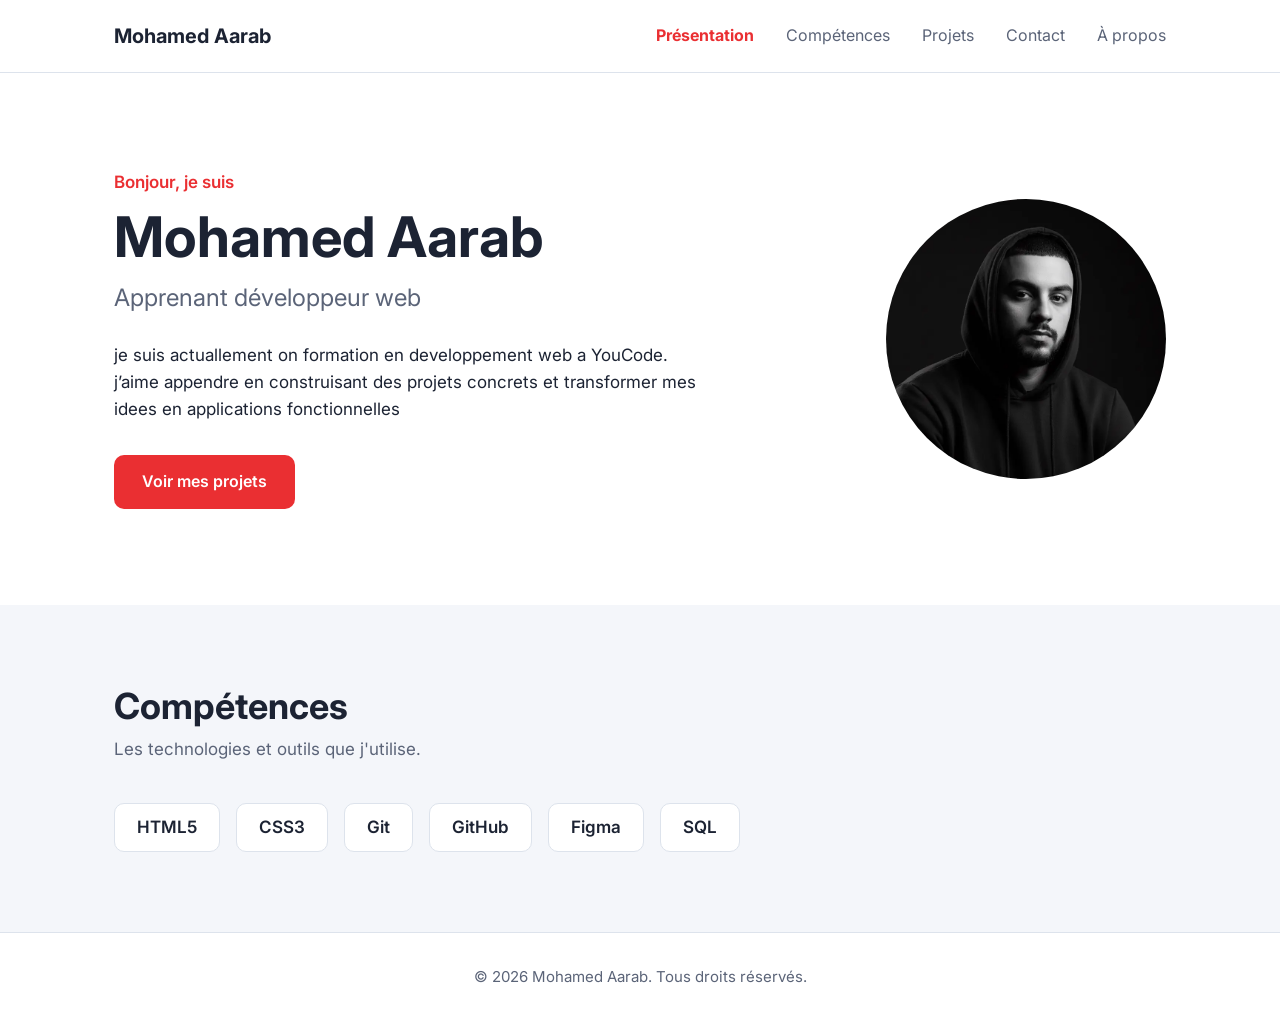
<file: site/index.html>
<!DOCTYPE html>
<html lang="fr">
<head>
  <meta charset="UTF-8">
  <meta name="viewport" content="width=device-width, initial-scale=1.0">
  <meta name="description" content="Portfolio de Mohamed Aarab, apprenant développeur web.">
  <title>Mohamed Aarab — Portfolio</title>

  <!-- Police Inter (Google Fonts) -->
  <link rel="preconnect" href="https://fonts.googleapis.com">
  <link rel="preconnect" href="https://fonts.gstatic.com" crossorigin>
  <link href="https://fonts.googleapis.com/css2?family=Inter:wght@400;600;700&amp;display=swap" rel="stylesheet">

  <link rel="stylesheet" href="css/style.css">
</head>
<body>

  <!-- ========== EN-TÊTE ========== -->
  <header class="en-tete">
    <div class="conteneur en-tete__contenu">
      <a class="logo" href="#presentation">Mohamed Aarab</a>
      <nav aria-label="Navigation principale">
        <ul class="menu">
          <li><a class="active" href="#presentation">Présentation</a></li>
          <li><a href="#competences">Compétences</a></li>
          <li><a href="projets.html">Projets</a></li>
          <li><a href="contact.html">Contact</a></li>
          <li><a href="a-propos.html">À propos</a></li>
        </ul>
      </nav>
    </div>
  </header>

  <main>

    <!-- ========== PRÉSENTATION ========== -->
    <section id="presentation" class="presentation">
      <div class="conteneur presentation__contenu">
        <div class="presentation__texte">
          <p class="surtitre">Bonjour, je suis</p>
          <h1>Mohamed Aarab</h1>
          <p class="metier">Apprenant développeur web</p>
          <p>je suis actuallement on formation en developpement web a YouCode.
            j’aime appendre en construisant des projets concrets et transformer mes idees en applications fonctionnelles
          </p>
          <a class="bouton" href="projets.html">Voir mes projets</a>
        </div>
        <img class="presentation__photo" src="images/about-me.webp" alt="Portrait de Mohamed Aarab" width="280" height="280">
      </div>
    </section>
      <!-- ========== COMPÉTENCES ========== -->
    <section id="competences" class="section section--claire">
      <div class="conteneur">
        <h2>Compétences</h2>
        <p class="section__intro">Les technologies et outils que j'utilise.</p>
        <ul class="competences">
          <li>HTML5</li>
          <li>CSS3</li>
          <li>Git</li>
          <li>GitHub</li>
          <li>Figma</li>
          <li>SQL</li>
        </ul>
      </div>
    </section>
  </main>
  <!-- ========== PIED DE PAGE ========== -->
  <footer class="pied">
    <div class="conteneur">
      <p>© 2026 Mohamed Aarab. Tous droits réservés.</p>
    </div>
  </footer>

</body>
</html>
</file>
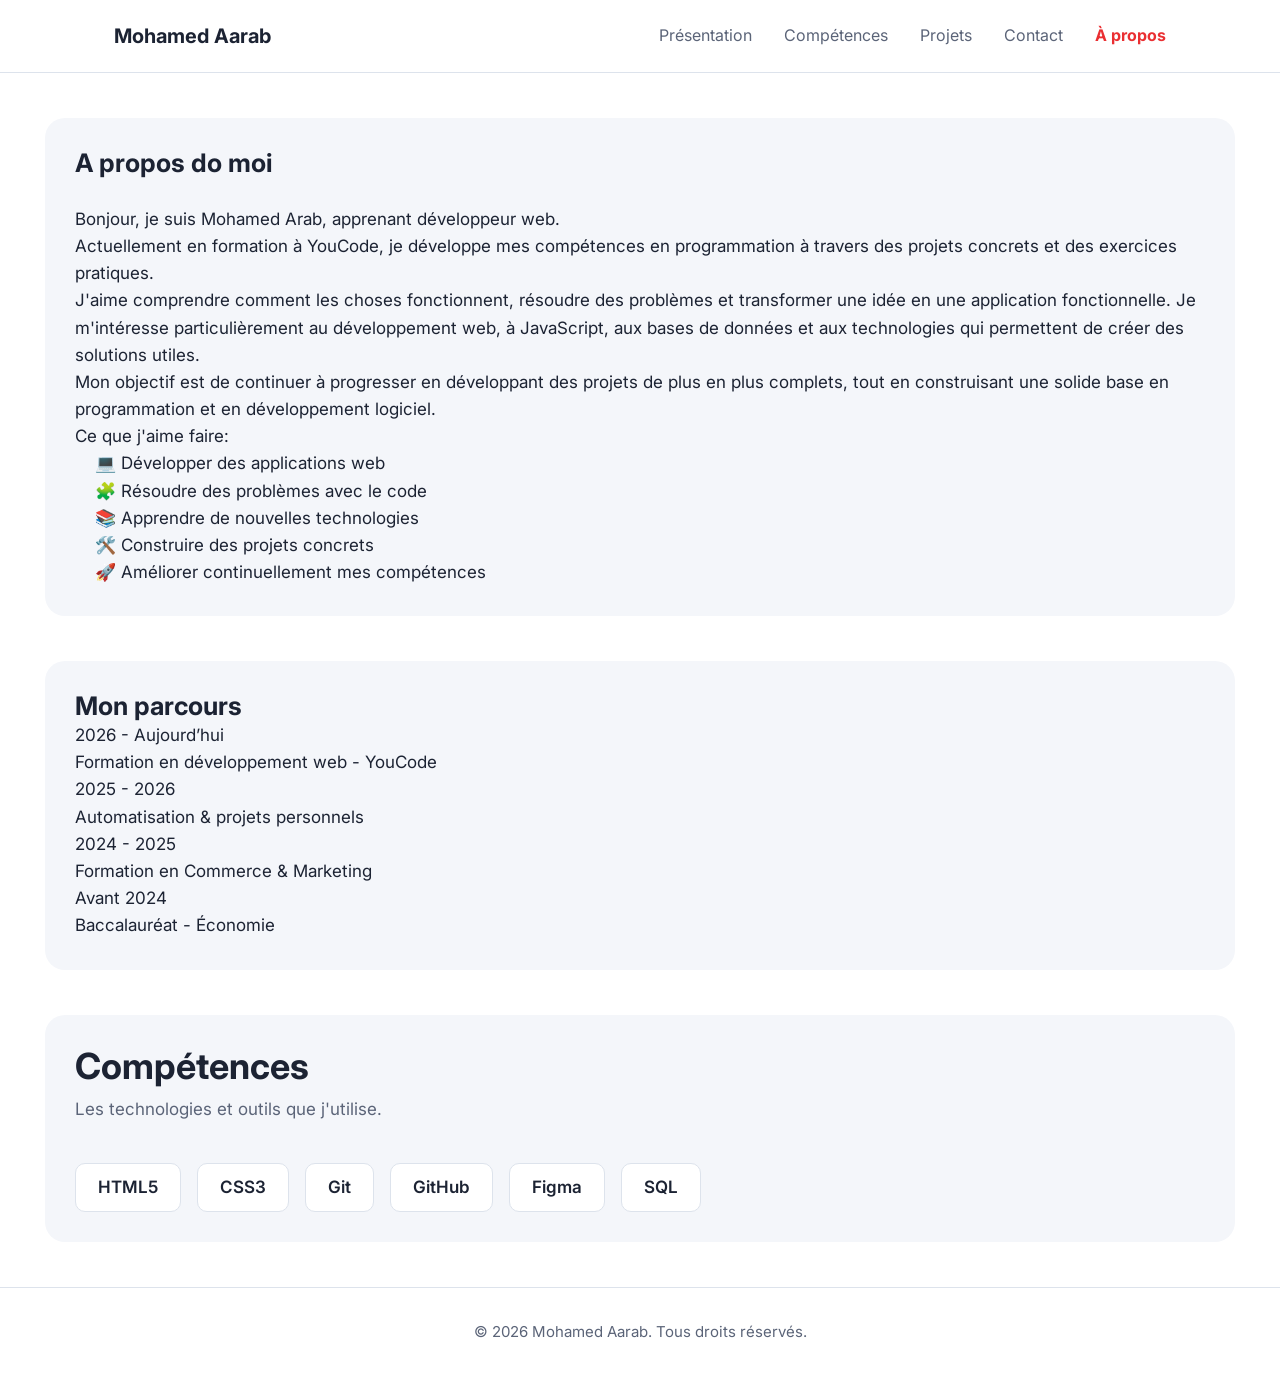
<file: site/a-propos.html>
<!DOCTYPE html>
<html lang="fr">

<head>
  <meta charset="UTF-8">
  <meta name="viewport" content="width=device-width, initial-scale=1.0">
  <meta name="description" content="Portfolio de Mohamed Aarab , apprenant développeur web.">
  <title>Mohamed Aarab - Portfolio</title>

  <!-- Police Inter (Google Fonts) -->
  <link rel="preconnect" href="https://fonts.googleapis.com">
  <link rel="preconnect" href="https://fonts.gstatic.com" crossorigin>
  <link href="https://fonts.googleapis.com/css2?family=Inter:wght@400;600;700&amp;display=swap" rel="stylesheet">

  <link rel="stylesheet" href="css/style.css">
</head>

<body>
  <!-- ========== EN-TÊTE ========== -->
  <header class="en-tete">
    <div class="conteneur en-tete__contenu">
      <a class="logo" href="index.html">Mohamed Aarab </a>
      <nav aria-label="Navigation principale">
        <ul class="menu">
          <li><a href="index.html">Présentation</a></li>
          <li><a href="index.html">Compétences</a></li>
          <li><a href="projets.html">Projets</a></li>
          <li><a href="contact.html">Contact</a></li>
          <li><a class="active" href="a-propos.html">À propos</a></li>
        </ul>
      </nav>
    </div>
  </header>

  <section id="a-propos" class="a-propos">
    <h1> A propos do moi</h1>
    <br>
    <p>Bonjour, je suis Mohamed Arab, apprenant développeur web.</p>
    <p>Actuellement en formation à YouCode, je développe mes compétences en programmation à travers des projets concrets
      et des exercices pratiques.</p>

    <p>J'aime comprendre comment les choses fonctionnent, résoudre des problèmes et transformer une idée en une
      application fonctionnelle. Je m'intéresse particulièrement au développement web, à JavaScript, aux bases de
      données et aux technologies qui permettent de créer des solutions utiles.</p>

    <p>Mon objectif est de continuer à progresser en développant des projets de plus en plus complets, tout en
      construisant une solide base en programmation et en développement logiciel.</p>
    <p>Ce que j'aime faire:</p>
    <p class="aime_faire">💻 Développer des applications web <br>
      🧩 Résoudre des problèmes avec le code <br>
      📚 Apprendre de nouvelles technologies <br>
      🛠️ Construire des projets concrets <br>
      🚀 Améliorer continuellement mes compétences</p>  
    </section>

    <section class="parcours">
      <h1>Mon parcours</h1>
        <p>2026 - Aujourd’hui <br> Formation en développement web - YouCode</p>
        <p>2025 - 2026 <br>Automatisation & projets personnels</p>
        <p>2024 - 2025 <br>Formation en Commerce & Marketing</p>
        <p>Avant 2024 <br>Baccalauréat - Économie </p>
    </section>

        <!-- ========== COMPÉTENCES ========== -->
    <section id="competences-apropos" class="section section--claire1">
        <h2>Compétences</h2>
        <p class="section__intro">Les technologies et outils que j'utilise.</p>
        <ul class="competences">
          <li>HTML5</li>
          <li>CSS3</li>
          <li>Git</li>
          <li>GitHub</li>
          <li>Figma</li>
          <li>SQL</li>
        </ul>
    </section>


  <!-- ========== PIED DE PAGE ========== -->
  <footer class="pied">
    <div class="conteneur">
      <p>© 2026 Mohamed Aarab. Tous droits réservés.</p>
    </div>
  </footer>

</body>

</html>
</file>
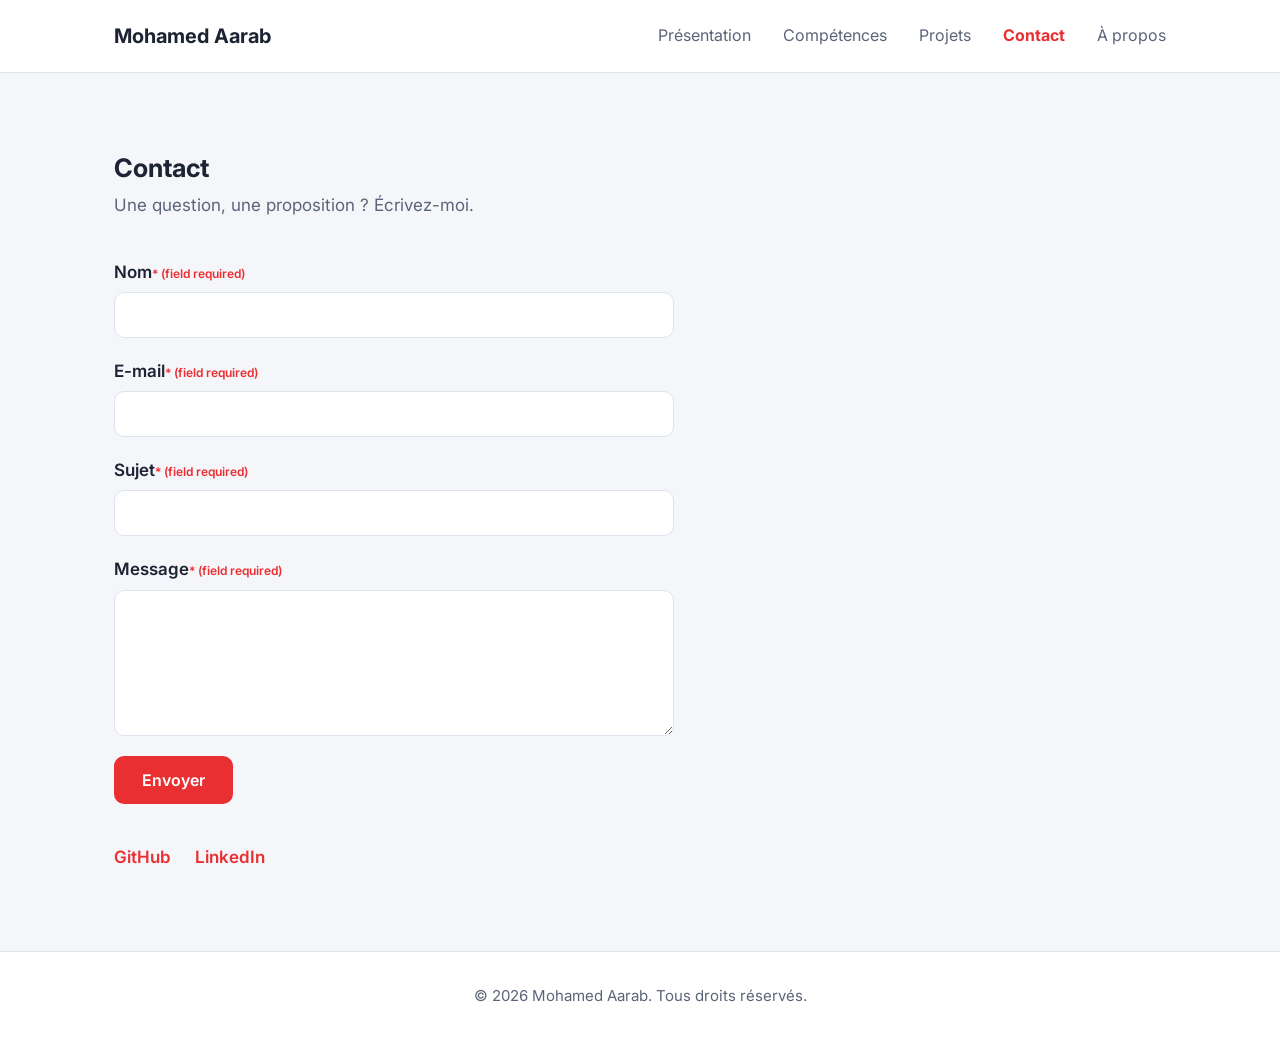
<file: site/contact.html>
<!DOCTYPE html>
<html lang="fr">
<head>
    <meta charset="UTF-8">
    <meta name="viewport" content="width=device-width, initial-scale=1.0">
    <meta name="description" content="Portfolio de Mohamed Aarab , apprenant développeur web.">
    <title>Mohamed Aarab - Portfolio</title>

  <!-- Police Inter (Google Fonts) -->
  <link rel="preconnect" href="https://fonts.googleapis.com">
  <link rel="preconnect" href="https://fonts.gstatic.com" crossorigin>
  <link href="https://fonts.googleapis.com/css2?family=Inter:wght@400;600;700&amp;display=swap" rel="stylesheet">

  <link rel="stylesheet" href="css/style.css">
</head>

<body>
    <!-- ========== EN-TÊTE ========== -->
  <header class="en-tete">
    <div class="conteneur en-tete__contenu">
      <a class="logo" href="index.html">Mohamed Aarab </a>
      <nav aria-label="Navigation principale">
        <ul class="menu">
          <li><a href="index.html">Présentation</a></li>
          <li><a href="index.html">Compétences</a></li>
          <li><a href="projets.html">Projets</a></li>
          <li><a class="active" href="contact.html">Contact</a></li>
          <li><a href="a-propos.html">À propos</a></li>
        </ul>
      </nav>
    </div>
  </header>

  <!-- ========== CONTACT ========== -->
    <section id="contact" class="section section--claire">
      <div class="conteneur">
        <h1>Contact</h1>
        <p class="section__intro">Une question, une proposition ? Écrivez-moi.</p>

        <form class="formulaire" action="#" method="post">
          <label for="nom">Nom<span>* (field required)</span></label>
          <input id="nom" name="nom" type="text" required>

          <label for="email">E-mail<span>* (field required)</span></label>
          <input id="email" name="email" type="email" required>

          <label for="sujet">Sujet<span>* (field required)</span></label>
          <input id="sujet" name="sujet" type="text" required>

          <label for="message">Message<span>* (field required)</span></label>
          <textarea id="message" name="message" rows="6" required></textarea>

          <button class="bouton" type="submit">Envoyer</button>
        </form>

        <ul class="reseaux">
          <li><a class="lien" href="https://github.com/MohaAarab/bref-1.git">GitHub</a></li>
          <li><a class="lien" href="https://www.linkedin.com/in/mohamed-aarab-automation-specialist?utm_source=share_via&utm_content=profile&utm_medium=member_ios">LinkedIn</a></li>
        </ul>
      </div>
    </section>

    <!-- ========== PIED DE PAGE ========== -->
  <footer class="pied">
    <div class="conteneur">
      <p>© 2026 Mohamed Aarab. Tous droits réservés.</p>
    </div>
  </footer>

</body>

</html>
</file>
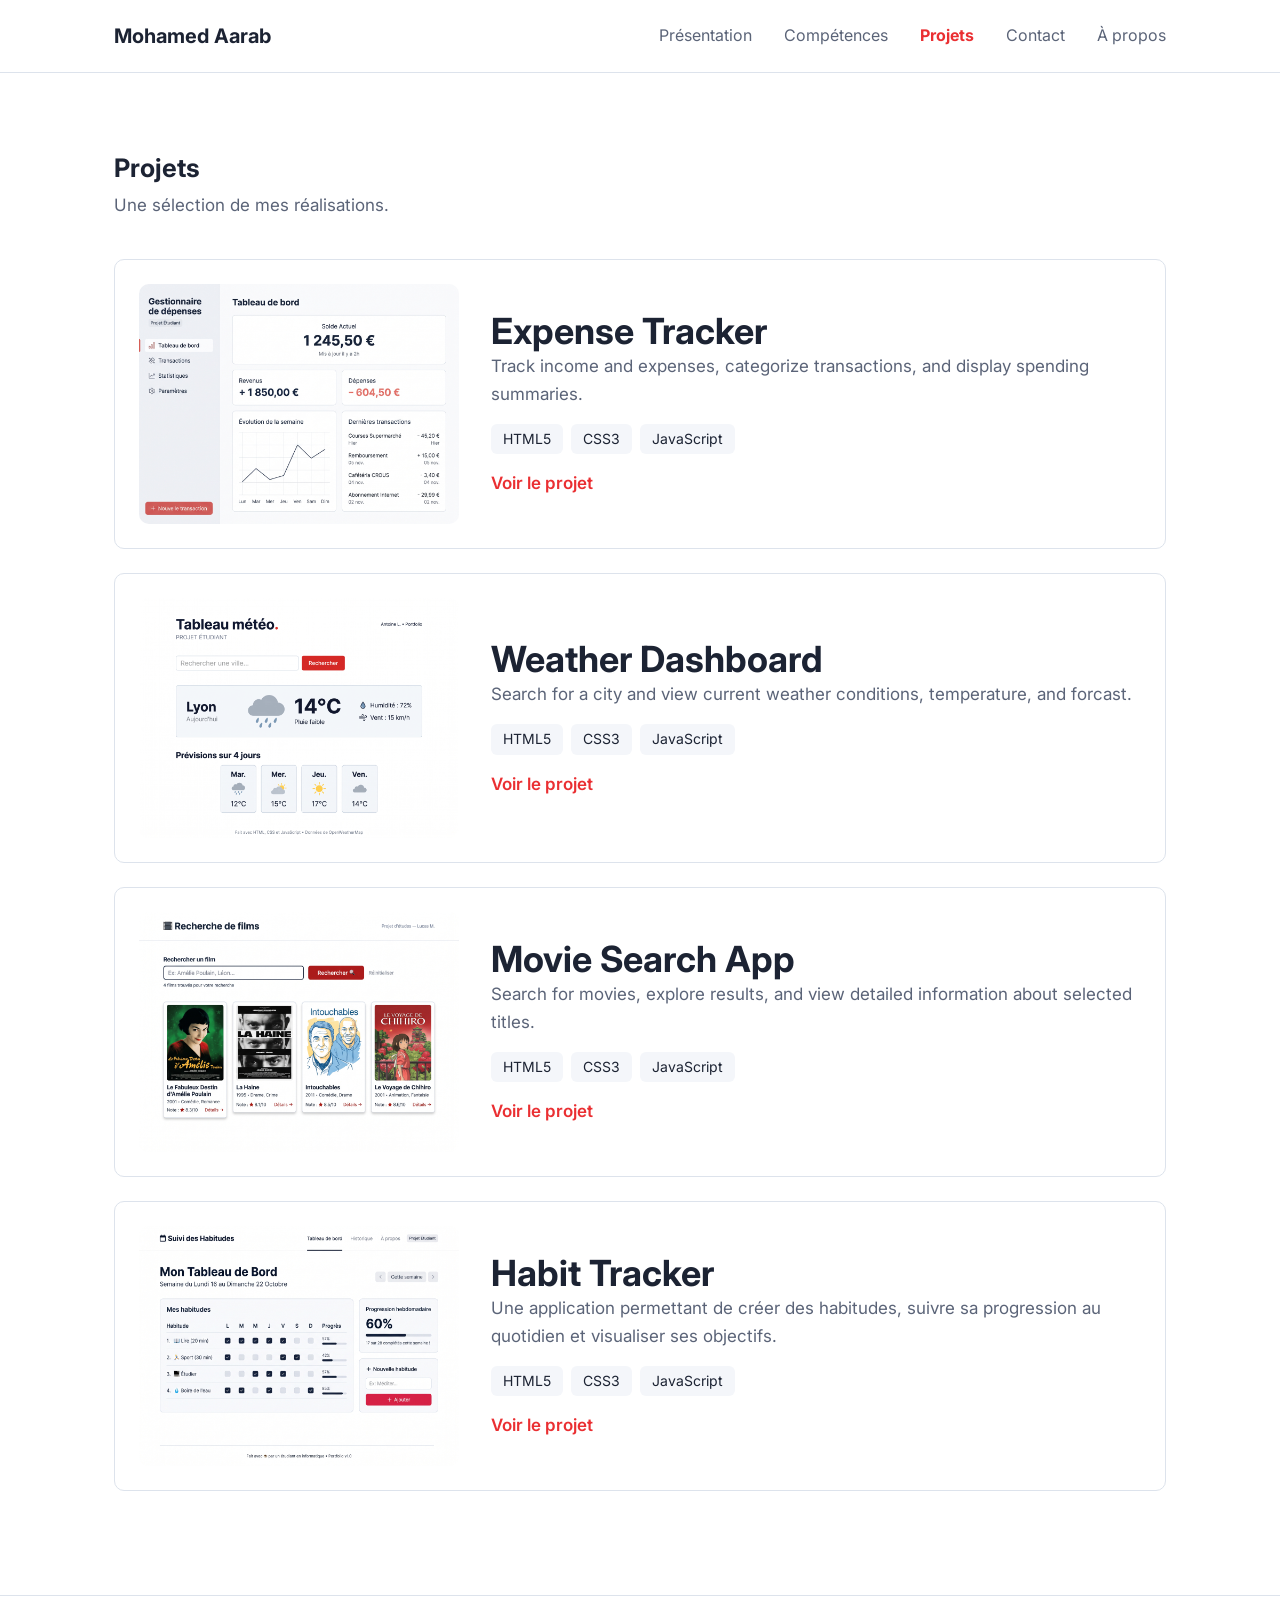
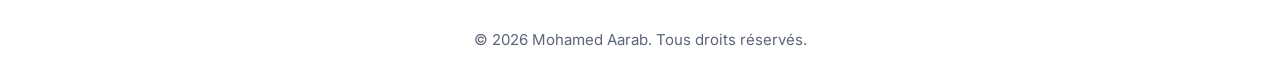
<file: site/projets.html>
<!DOCTYPE html>
<html lang="fr">
<head>
    <meta charset="UTF-8">
    <meta name="viewport" content="width=device-width, initial-scale=1.0">
    <meta name="description" content="Portfolio de Mohamed Aarab , apprenant développeur web.">
    <title>Mohamed Aarab - Portfolio</title>

  <!-- Police Inter (Google Fonts) -->
  <link rel="preconnect" href="https://fonts.googleapis.com">
  <link rel="preconnect" href="https://fonts.gstatic.com" crossorigin>
  <link href="https://fonts.googleapis.com/css2?family=Inter:wght@400;600;700&amp;display=swap" rel="stylesheet">

  <link rel="stylesheet" href="css/style.css">
</head>

<body>
    <!-- ========== EN-TÊTE ========== -->
  <header class="en-tete">
    <div class="conteneur en-tete__contenu">
      <a class="logo" href="index.html">Mohamed Aarab </a>
      <nav aria-label="Navigation principale">
        <ul class="menu">
          <li><a href="index.html">Présentation</a></li>
          <li><a href="index.html">Compétences</a></li>
          <li><a class="active" href="projets.html">Projets</a></li>
          <li><a href="contact.html">Contact</a></li>
          <li><a href="a-propos.html">À propos</a></li>
        </ul>
      </nav>
    </div>
  </header>

  <!-- ========== PROJETS ========== -->
    <section id="projets" class="section">
      <div class="conteneur">
        <h1>Projets</h1>
        <p class="section__intro">Une sélection de mes réalisations.</p>

        <div class="projets">

          <article class="projet">
            <img class="projet__image" src="images/projet1.jpg" alt="Expense Tracker" width="320" height="240">
            <div class="projet__texte">
              <h2>Expense Tracker</h2>
              <p>Track income and expenses, categorize transactions, and display spending 
                summaries.</p>
              <ul class="technologies">
                <li>HTML5</li>
                <li>CSS3</li>
                <li>JavaScript</li>
              </ul>
              <a class="lien" href="#">Voir le projet</a>
            </div>
          </article>

          <article class="projet">
            <img class="projet__image" src="images/projet2.jpg" alt="Weather Dashboard" width="320" height="240">
            <div class="projet__texte">
              <h2>Weather Dashboard</h2>
              <p>Search for a city and view current weather conditions, temperature, and 
                forcast.
              </p>
              <ul class="technologies">
                <li>HTML5</li>
                <li>CSS3</li>
                <li>JavaScript</li>
              </ul>
              <a class="lien" href="#">Voir le projet</a>
            </div>
          </article>

          <article class="projet">
            <img class="projet__image" src="images/projet3.jpg" alt="Movie Search App" width="320" height="240">
            <div class="projet__texte">
              <h2>Movie Search App</h2>
              <p>Search for movies, explore results, and view detailed information about 
                selected titles.
              </p>
              <ul class="technologies">
                <li>HTML5</li>
                <li>CSS3</li>
                <li>JavaScript</li>
              </ul>
              <a class="lien" href="#">Voir le projet</a>
            </div>
          </article>
          <article class="projet">
            <img class="projet__image" src="images/projet4.jpg" alt="Habit Tracker" width="320" height="240">
            <div class="projet__texte">
              <h2>Habit Tracker</h2>
              <p>Une application permettant de créer des habitudes, suivre sa progression au 
                quotidien et visualiser ses objectifs.
              </p>
              <ul class="technologies">
                <li>HTML5</li>
                <li>CSS3</li>
                <li>JavaScript</li>
              </ul>
              <a class="lien" href="#">Voir le projet</a>
            </div>
          </article>

        </div>
      </div>
    </section>


    <!-- ========== PIED DE PAGE ========== -->
  <footer class="pied">
    <div class="conteneur">
      <p>© 2026 Mohamed Aarab. Tous droits réservés.</p>
    </div>
  </footer>

</body>

</html>
</file>
<file: site/css/style.css>
/* ==========================================================
   Portfolio — modèle de départ (une seule page)
   Sommaire :
   1. Variables
   2. Base
   3. En-tête
   4. Présentation
   5. Sections communes
   6. Compétences
   7. Projets
   8. Contact
   9. Pied de page
   ========================================================== */

/* ---------- 1. Variables ---------- */
:root {
  /* Couleurs */
  --couleur-fond: #ffffff;
  --couleur-fond-clair: #f4f6fa;
  --couleur-texte: #1c2333;
  --couleur-texte-doux: #5b6478;
  --couleur-principale: #EA2F32;
  --couleur-bordure: #dde3ec;

  /* Typographie */
  --police: "Inter", Arial, sans-serif;

  /* Mise en page */
  --largeur-max: 1100px;
  --rayon: 10px;
}

/* ---------- 2. Base ---------- */
* {
  box-sizing: border-box;
}

body {
  margin: 0;
  font-family: var(--police);
  font-size: 17px;
  line-height: 1.6;
  color: var(--couleur-texte);
  background-color: var(--couleur-fond);
}

h1,
h2,
h3 {
  margin: 0;
  line-height: 1.2;
}

p {
  margin: 0;
}

ul {
  margin: 0;
  padding: 0;
  list-style: none;
}

a {
  color: inherit;
  text-decoration: none;
}

.conteneur {
  max-width: var(--largeur-max);
  margin: 0 auto;
  padding: 0 24px;
}

.bouton {
  display: inline-block;
  padding: 14px 28px;
  border: none;
  border-radius: var(--rayon);
  font-family: var(--police);
  font-size: 16px;
  font-weight: 600;
  color: #ffffff;
  background-color: var(--couleur-principale);
  cursor: pointer;
}

.lien {
  font-weight: 600;
  color: var(--couleur-principale);
}

/* ---------- 3. En-tête ---------- */
.en-tete {
  border-bottom: 1px solid var(--couleur-bordure);
}

.en-tete__contenu {
  display: flex;
  justify-content: space-between;
  align-items: center;
  height: 72px;
}

.logo {
  font-size: 20px;
  font-weight: 700;
}

.menu {
  display: flex;
  gap: 32px;
}

.menu a {
  font-size: 16px;
  color: var(--couleur-texte-doux);
}

/* ---------- 4. Présentation ---------- */
.presentation {
  padding: 96px 0;
}

.presentation__contenu {
  display: flex;
  justify-content: space-between;
  align-items: center;
  gap: 64px;
}

.presentation__texte {
  max-width: 600px;
}

.surtitre {
  margin-bottom: 8px;
  font-weight: 600;
  color: var(--couleur-principale);
}

.presentation h1 {
  font-size: 56px;
}

.metier {
  margin-top: 8px;
  margin-bottom: 24px;
  font-size: 24px;
  color: var(--couleur-texte-doux);
}

.presentation .bouton {
  margin-top: 32px;
}

.presentation__photo {
  width: 280px;
  height: 280px;
  border-radius: 50%;
}

/* ---------- 5. Sections communes ---------- */
.section {
  padding: 80px 0;
}

.section--claire {
  background-color: var(--couleur-fond-clair);
}

.section h2 {
  font-size: 36px;
}

.section__intro {
  margin-top: 8px;
  margin-bottom: 40px;
  color: var(--couleur-texte-doux);
}

/* ---------- 6. Compétences ---------- */
.competences {
  display: flex;
  gap: 16px;
}

.competences li {
  padding: 10px 22px;
  border: 1px solid var(--couleur-bordure);
  border-radius: var(--rayon);
  font-weight: 600;
  background-color: var(--couleur-fond);
}

/* ---------- 7. Projets ---------- */
/* Les projets sont empilés les uns sous les autres. */
.projet {
  display: flex;
  align-items: center;
  gap: 32px;
  margin-bottom: 24px;
  padding: 24px;
  border: 1px solid var(--couleur-bordure);
  border-radius: var(--rayon);
}

.projet__image {
  width: 320px;
  height: 240px;
  border-radius: var(--rayon);
}

.projet h3 {
  margin-bottom: 8px;
  font-size: 22px;
}

.projet p {
  color: var(--couleur-texte-doux);
}

.technologies {
  display: flex;
  gap: 8px;
  margin-top: 16px;
  margin-bottom: 16px;
}

.technologies li {
  padding: 4px 12px;
  border-radius: 6px;
  font-size: 14px;
  background-color: var(--couleur-fond-clair);
}

/* ---------- 8. Contact ---------- */
.formulaire {
  max-width: 560px;
}

.formulaire label {
  display: block;
  margin-bottom: 6px;
  font-weight: 600;
}

.formulaire input,
.formulaire textarea {
  display: block;
  width: 100%;
  margin-bottom: 20px;
  padding: 12px 14px;
  border: 1px solid var(--couleur-bordure);
  border-radius: var(--rayon);
  font-family: var(--police);
  font-size: 16px;
  color: var(--couleur-texte);
  background-color: var(--couleur-fond);
}

.reseaux {
  display: flex;
  gap: 24px;
  margin-top: 40px;
}

/* ---------- 9. Pied de page ---------- */
.pied {
  padding: 32px 0;
  border-top: 1px solid var(--couleur-bordure);
  font-size: 15px;
  text-align: center;
  color: var(--couleur-texte-doux);
}


/*  */
#a-propos,#competences-apropos,.parcours{
  background-color: #F4F6FA;
  margin: 45px;
  padding: 30px;
  border-radius: 20px;
}
.aime_faire{
  margin-left: 20px;
}
label span{
  color: #EA2F32;
  font-size: 12px;

}
.menu a.active{
  font-weight: bold;
  color: #EA2F32;
}
</file>
